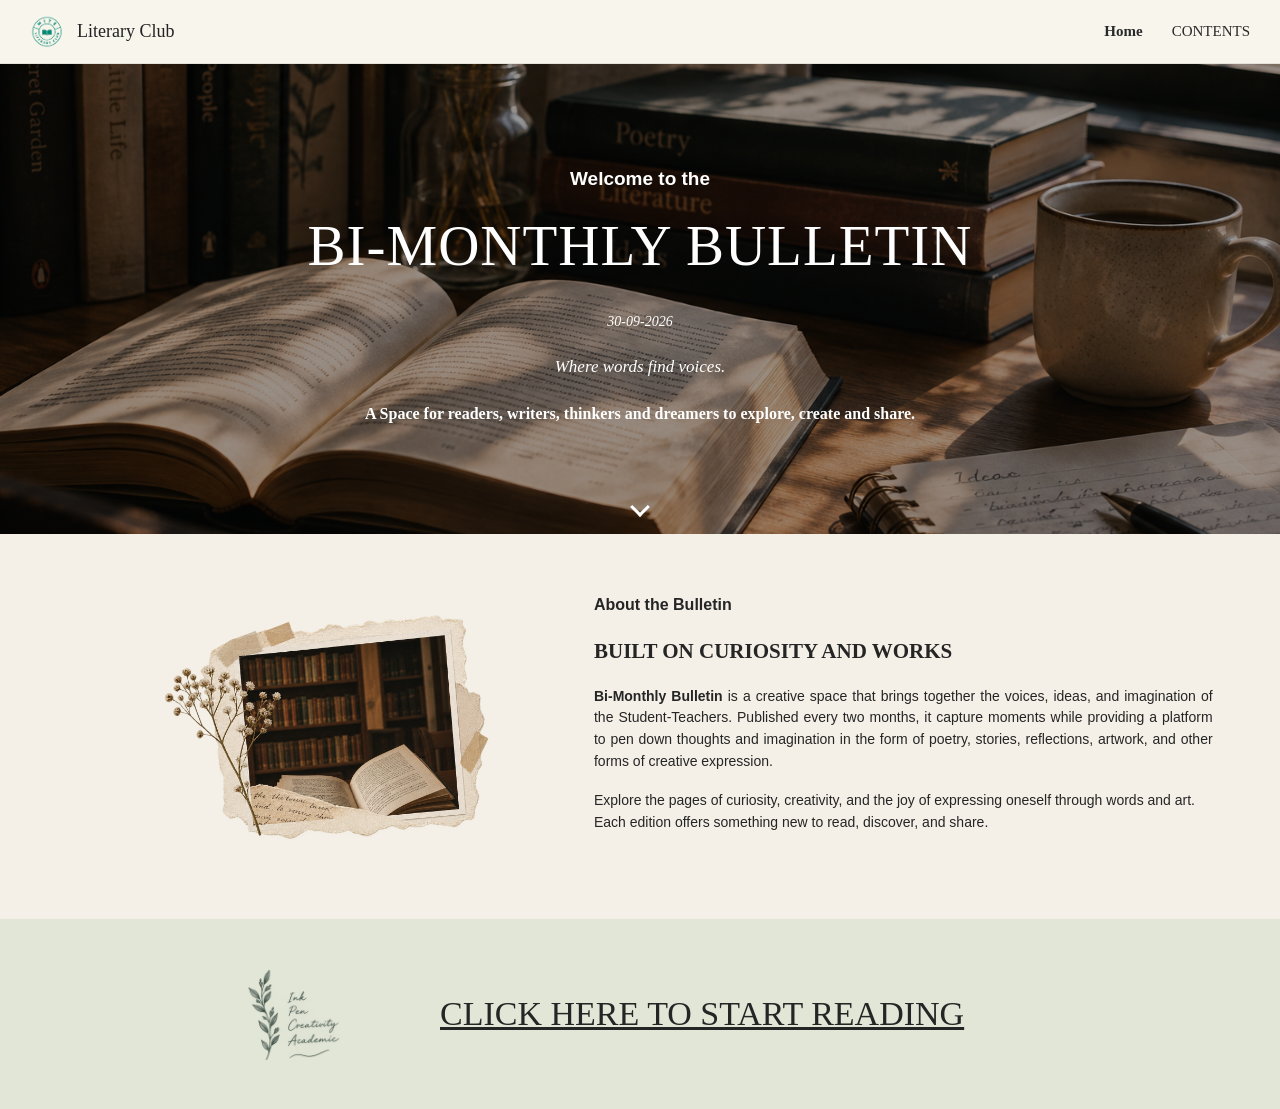
<file: index.html>
<!DOCTYPE html>
<html lang="en">
<head>
<meta charset="UTF-8">
<meta name="viewport" content="width=device-width, initial-scale=1.0">

<title>Literary Club | Bi-Monthly Bulletin</title>

<style>

/* =========================================================
   RESET
========================================================= */

* {
    margin: 0;
    padding: 0;
    box-sizing: border-box;
}

html {
    scroll-behavior: smooth;
}

body {
    background: #f4f0e7;
    color: #252525;
    font-family: Georgia, "Times New Roman", serif;
    overflow-x: hidden;
}


/* =========================================================
   NAVIGATION
========================================================= */

.navbar {
    height: 64px;
    width: 100%;

    display: flex;
    align-items: center;
    justify-content: space-between;

    padding: 0 30px;

    background: #f8f5ed;

    position: relative;
    z-index: 100;

    border-bottom: 1px solid rgba(0,0,0,0.08);
}


/* LEFT */

.nav-left {
    display: flex;
    align-items: center;
    gap: 13px;
}

.nav-logo {
    width: 34px;
    height: 34px;

    object-fit: contain;
}

.nav-brand {
    font-size: 18px;
    color: #222;
}


/* RIGHT */

.nav-menu {
    display: flex;
    align-items: center;
    gap: 29px;
}

.nav-menu a {
    color: #292929;
    text-decoration: none;

    font-size: 15px;

    transition: opacity 0.2s ease;
}

.nav-menu a:hover {
    opacity: 0.55;
}


/* =========================================================
   HERO
========================================================= */

.hero {
    height: 470px;

    position: relative;

    display: flex;
    align-items: center;
    justify-content: center;

    text-align: center;

    color: white;

    background-image:
        linear-gradient(
            rgba(0,0,0,0.40),
            rgba(0,0,0,0.40)
        ),
        url("Home/Banner.png");

    background-size: cover;
    background-position: center;
}


.hero-content {
    width: 90%;
    max-width: 900px;

    margin-top: -5px;
}


.hero-welcome {
    font-family: Arial, sans-serif;

    font-size: 19px;
    font-weight: 600;

    margin-bottom: 27px;
}


.hero-title {
    font-size: clamp(38px, 5vw, 57px);

    font-weight: 500;

    letter-spacing: 1px;

    line-height: 1;

    margin-bottom: 40px;
}


.hero-date {
    font-size: 14px;

    font-style: italic;

    margin-bottom: 27px;
}


.hero-tagline {
    font-size: 17px;

    font-style: italic;

    margin-bottom: 25px;
}


.hero-description {
    font-size: 16px;

    font-weight: 600;

    line-height: 1.5;
}


/* DOWN ARROW */

.hero-arrow {
    position: absolute;

    bottom: 20px;
    left: 50%;

    width: 14px;
    height: 14px;

    border-right: 3px solid white;
    border-bottom: 3px solid white;

    transform: translateX(-50%) rotate(45deg);
}


/* =========================================================
   ABOUT SECTION
========================================================= */

.about {
    background: #f4f0e7;

    padding: 55px 8% 60px;
}


.about-inner {
    max-width: 1120px;

    margin: auto;

    display: grid;

    grid-template-columns: 42% 58%;

    align-items: center;

    gap: 35px;
}


/* IMAGE */

.about-image-container {
    display: flex;

    justify-content: center;
    align-items: center;
}


.about-image {
    width: 390px;
    height: 270px;

    max-width: 100%;

    object-fit: cover;

    /* Slightly irregular paper shape */

    clip-path: polygon(
        3% 7%,
        11% 4%,
        20% 6%,
        30% 3%,
        40% 6%,
        51% 3%,
        62% 6%,
        73% 3%,
        85% 7%,
        95% 5%,
        97% 18%,
        94% 30%,
        98% 43%,
        95% 56%,
        98% 69%,
        94% 82%,
        97% 93%,
        86% 96%,
        75% 93%,
        64% 97%,
        52% 94%,
        41% 97%,
        30% 93%,
        19% 96%,
        8% 92%,
        4% 96%,
        6% 83%,
        2% 70%,
        5% 57%,
        2% 44%,
        5% 31%,
        2% 18%
    );
}


/* TEXT */

.about-text {
    padding-left: 5px;
}


.about-label {
    font-family: Arial, sans-serif;

    font-size: 16px;

    font-weight: 600;

    margin-bottom: 24px;
}


.about-title {
    font-size: 21px;

    text-transform: uppercase;

    font-weight: 600;

    line-height: 1.3;

    margin-bottom: 20px;
}


.about-text p {
    font-family: Arial, Helvetica, sans-serif;

    font-size: 14px;

    line-height: 1.55;

    margin-bottom: 18px;
}


/* =========================================================
   READING SECTION
========================================================= */

.reading {
    min-height: 190px;

    background: #e2e6d7;

    display: flex;

    align-items: center;
    justify-content: center;

    padding: 35px 8%;
}


.reading-inner {
    width: 100%;
    max-width: 1000px;

    display: grid;

    grid-template-columns: 30% 70%;

    align-items: center;
}


/* DECORATION */

.reading-decoration {
    display: flex;

    justify-content: center;
}

.reading-decoration img {
    width: 180px;

    height: auto;

    object-fit: contain;
}


/* LINK */

.reading-link {
    color: #252525;

    font-size: clamp(25px, 3vw, 34px);

    font-weight: 500;

    text-decoration: underline;

    transition: opacity 0.2s ease;
}

.reading-link:hover {
    opacity: 0.55;
}



/* =========================================================
   MOBILE
========================================================= */

@media (max-width: 800px) {

    /* NAV */

    .navbar {
        height: 58px;

        padding: 0 16px;
    }

    .nav-brand {
        font-size: 16px;
    }

    .nav-menu {
        gap: 13px;
    }

    .nav-menu a {
        font-size: 12px;
    }


    /* HERO */

    .hero {
        height: 430px;
    }

    .hero-welcome {
        font-size: 17px;

        margin-bottom: 20px;
    }

    .hero-title {
        font-size: 34px;

        margin-bottom: 28px;
    }

    .hero-date {
        margin-bottom: 22px;
    }

    .hero-tagline {
        font-size: 15px;
    }

    .hero-description {
        font-size: 14px;

        padding: 0 10px;
    }


    /* ABOUT */

    .about {
        padding: 45px 7%;
    }

    .about-inner {
        grid-template-columns: 1fr;

        gap: 25px;
    }

    .about-image {
        width: 100%;

        max-width: 390px;

        height: 245px;
    }

    .about-text {
        padding-left: 0;
    }


    /* READING */

    .reading {
        padding: 40px 7%;
    }

    .reading-inner {
        grid-template-columns: 1fr;

        gap: 25px;

        text-align: center;
    }

    .reading-link {
        font-size: 25px;
    }


/* =========================================================
   SMALL PHONES
========================================================= */

@media (max-width: 450px) {

    .nav-menu a:first-child {
        display: none;
    }

    .hero {
        height: 400px;
    }

    .hero-title {
        font-size: 29px;
    }

    .hero-description {
        font-size: 13px;
    }

    .about-title {
        font-size: 19px;
    }

}

</style>
</head>


<body>


<!-- =====================================================
     NAVIGATION
===================================================== -->

<header class="navbar">

    <div class="nav-left">

        <!-- CHANGE THIS IMAGE -->
        <img
            src="Home/Club logo.png"
            class="nav-logo"
            alt="Literary Club Logo"
        >

        <span class="nav-brand">
            Literary Club
        </span>

    </div>


    <nav class="nav-menu">

        <a href="index.html">
            <strong>Home</strong>
        </a>

        <a href="content/index.html">
            CONTENTS
        </a>

    </nav>

</header>



<!-- =====================================================
     HERO
===================================================== -->

<section class="hero">

    <div class="hero-content">

        <div class="hero-welcome">
            Welcome to the
        </div>

        <h1 class="hero-title">
            BI-MONTHLY BULLETIN
        </h1>

        <div class="hero-date">
            30-09-2026
        </div>

        <div class="hero-tagline">
            Where words find voices.
        </div>

        <div class="hero-description">
            A Space for readers, writers, thinkers and dreamers to explore,
            create and share.
        </div>

    </div>


    <div class="hero-arrow"></div>

</section>



<!-- =====================================================
     ABOUT
===================================================== -->

<section class="about">

    <div class="about-inner">


        <div class="about-image-container">

            <!-- CHANGE THIS IMAGE -->

            <img
                src="Home/About_Us.png"
                class="about-image"
                alt="Books and literature"
            >

        </div>


        <div class="about-text">

            <div class="about-label">
                About the Bulletin
            </div>

            <h2 class="about-title">
                Built on curiosity and works
            </h2>

            <p style="text-align: justify;">
                <strong>Bi-Monthly Bulletin</strong>
                is a creative space that brings together the voices,
                ideas, and imagination of the Student-Teachers. Published every
                two months, it capture moments while providing a platform to pen down
                thoughts and imagination in the form of poetry, stories, reflections,
                artwork, and other forms of creative expression.
            </p>

            <p>
                Explore the pages of curiosity, creativity, and the joy of
                expressing oneself through words and art. Each edition
                offers something new to read, discover, and share.
            </p>

        </div>

    </div>

</section>



<!-- =====================================================
     START READING
===================================================== -->

<section class="reading" id="contents">

    <div class="reading-inner">


        <div class="reading-decoration">

            <!-- CHANGE THIS IMAGE -->

            <img
                src="Home/Home Element 1.png"
                alt=""
            >

        </div>


        <div>

            <!-- CHANGE THIS LINK -->

            <a
                href="content/index.html"
                class="reading-link"
            >
                CLICK HERE TO START READING
            </a>

        </div>

    </div>

</section>


</body>
</html>
</file>
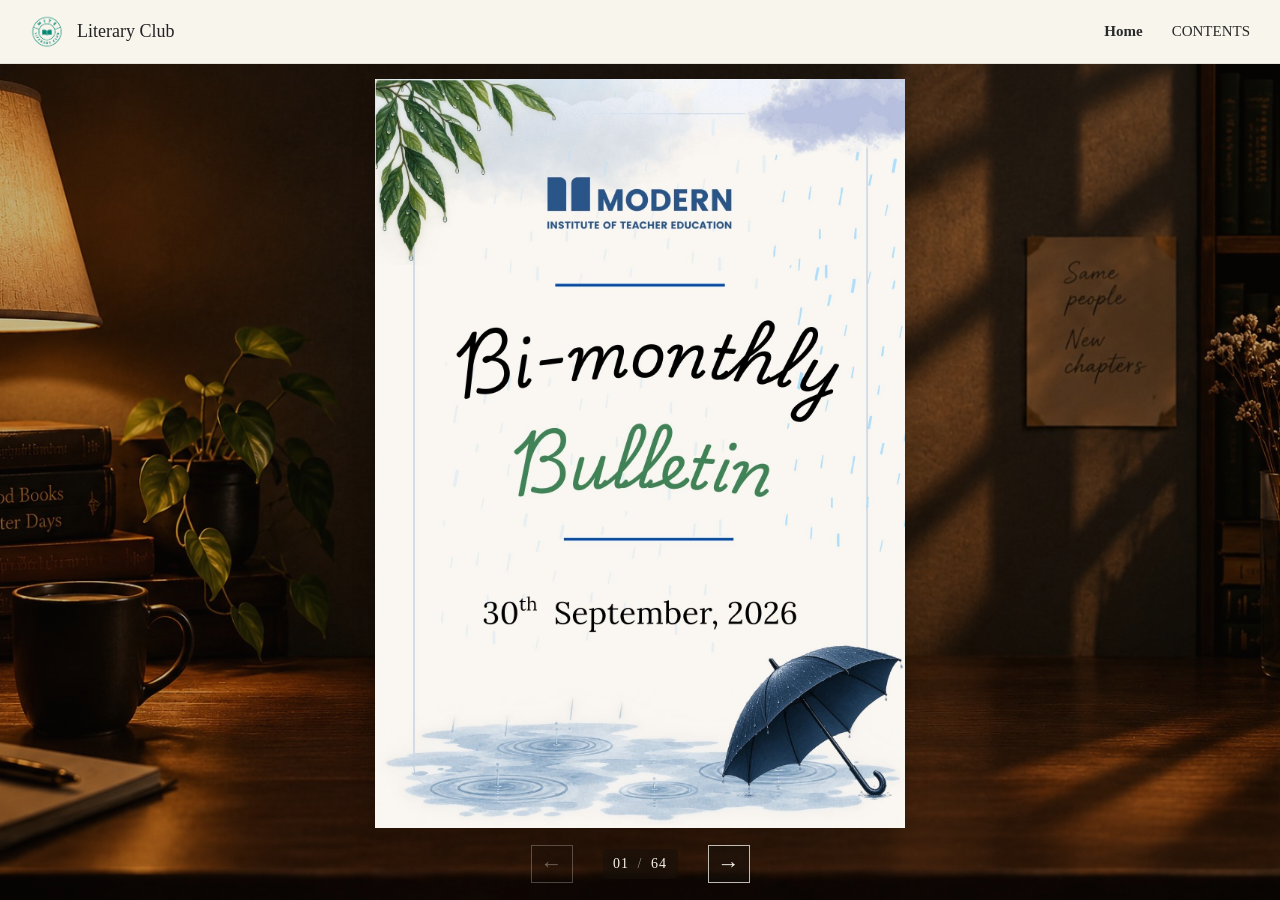
<file: bulletin/index.html>
<!DOCTYPE html>
<html lang="en">

<head>

    <meta charset="UTF-8">

    <meta name="viewport" content="width=device-width, initial-scale=1.0">

    <title>Bulletin | Literary Club</title>

    <link rel="stylesheet" href="style.css">

</head>

<body>


<header class="navbar">

    <div class="nav-left">

        <a href="../index.html" class="brand-link">

            <img
                src="../Home/Club logo.png"
                class="nav-logo"
                alt="Literary Club Logo"
            >

            <span class="nav-brand">
                Literary Club
            </span>

        </a>

    </div>


    <nav class="nav-menu">

        <a href="../index.html">
            <strong>Home</strong>
        </a>

        <a href="../content/index.html">
            CONTENTS
        </a>

    </nav>

</header>



<main class="reader">


    <div class="page-container">

        <img
            id="bulletinPage"
            src=""
            alt="Bulletin Page"
        >

    </div>


    <div class="controls">


        <button
            id="previousButton"
            class="control-button"
            aria-label="Previous page"
        >
            ←
        </button>


        <div class="page-counter">

            <span id="currentPage">
                01
            </span>

            <span class="separator">
                /
            </span>

            <span id="totalPages">
                01
            </span>

        </div>


        <button
            id="nextButton"
            class="control-button"
            aria-label="Next page"
        >
            →
        </button>


    </div>


</main>



<script src="pages.js"></script>

<script>

let currentPageIndex = 0;


const bulletinPage =
    document.getElementById("bulletinPage");

const previousButton =
    document.getElementById("previousButton");

const nextButton =
    document.getElementById("nextButton");

const currentPage =
    document.getElementById("currentPage");

const totalPages =
    document.getElementById("totalPages");



/* =========================================================
   PRELOAD ALL PAGES
========================================================= */

pages.forEach(function(page) {

    const image =
        new Image();

    image.src =
        "pages/" + page;

});



/* =========================================================
   LOAD PAGE
========================================================= */

function loadPage(
    index,
    direction = "next"
) {

    if (pages.length === 0) {
        return;
    }


    if (index < 0) {
        index = 0;
    }

    if (index >= pages.length) {
        index = pages.length - 1;
    }


    currentPageIndex = index;


    const exitClass =
        direction === "next"
            ? "page-exit-left"
            : "page-exit-right";


    const enterClass =
        direction === "next"
            ? "page-enter-right"
            : "page-enter-left";


    bulletinPage.classList.remove(
        "page-enter-left",
        "page-enter-right",
        "page-exit-left",
        "page-exit-right"
    );


    bulletinPage.classList.add(
        exitClass
    );


    setTimeout(() => {

        bulletinPage.src =
            "pages/" +
            pages[currentPageIndex];


        bulletinPage.classList.remove(
            exitClass
        );

        bulletinPage.classList.add(
            enterClass
        );


        void bulletinPage.offsetWidth;


        bulletinPage.classList.remove(
            enterClass
        );


    }, 180);


    const pageNumber =
        currentPageIndex + 1;


    currentPage.textContent =
        String(pageNumber)
            .padStart(2, "0");


    totalPages.textContent =
        String(pages.length)
            .padStart(2, "0");


    previousButton.disabled =
        currentPageIndex === 0;

    nextButton.disabled =
        currentPageIndex ===
        pages.length - 1;


    const newUrl =
        window.location.pathname +
        "?page=" +
        pageNumber;


    window.history.replaceState(
        {},
        "",
        newUrl
    );

}



/* =========================================================
   NEXT PAGE
========================================================= */

function nextPage() {

    if (
        currentPageIndex <
        pages.length - 1
    ) {

        loadPage(
            currentPageIndex + 1,
            "next"
        );

    }

}



/* =========================================================
   PREVIOUS PAGE
========================================================= */

function previousPage() {

    if (
        currentPageIndex > 0
    ) {

        loadPage(
            currentPageIndex - 1,
            "previous"
        );

    }

}



/* =========================================================
   BUTTON EVENTS
========================================================= */

nextButton.addEventListener(
    "click",
    nextPage
);


previousButton.addEventListener(
    "click",
    previousPage
);



/* =========================================================
   KEYBOARD CONTROLS
========================================================= */

document.addEventListener(
    "keydown",
    function(event) {

        if (event.key === "ArrowRight") {
            nextPage();
        }

        if (event.key === "ArrowLeft") {
            previousPage();
        }

    }
);



/* =========================================================
   OPEN SPECIFIC PAGE FROM URL
========================================================= */

function getStartingPage() {

    const urlParams =
        new URLSearchParams(
            window.location.search
        );


    const page =
        parseInt(
            urlParams.get("page")
        );


    if (
        !isNaN(page) &&
        page >= 1 &&
        page <= pages.length
    ) {

        return page - 1;

    }


    return 0;

}



/* =========================================================
   START
========================================================= */

loadPage(
    getStartingPage()
);

</script>


</body>

</html>
</file>
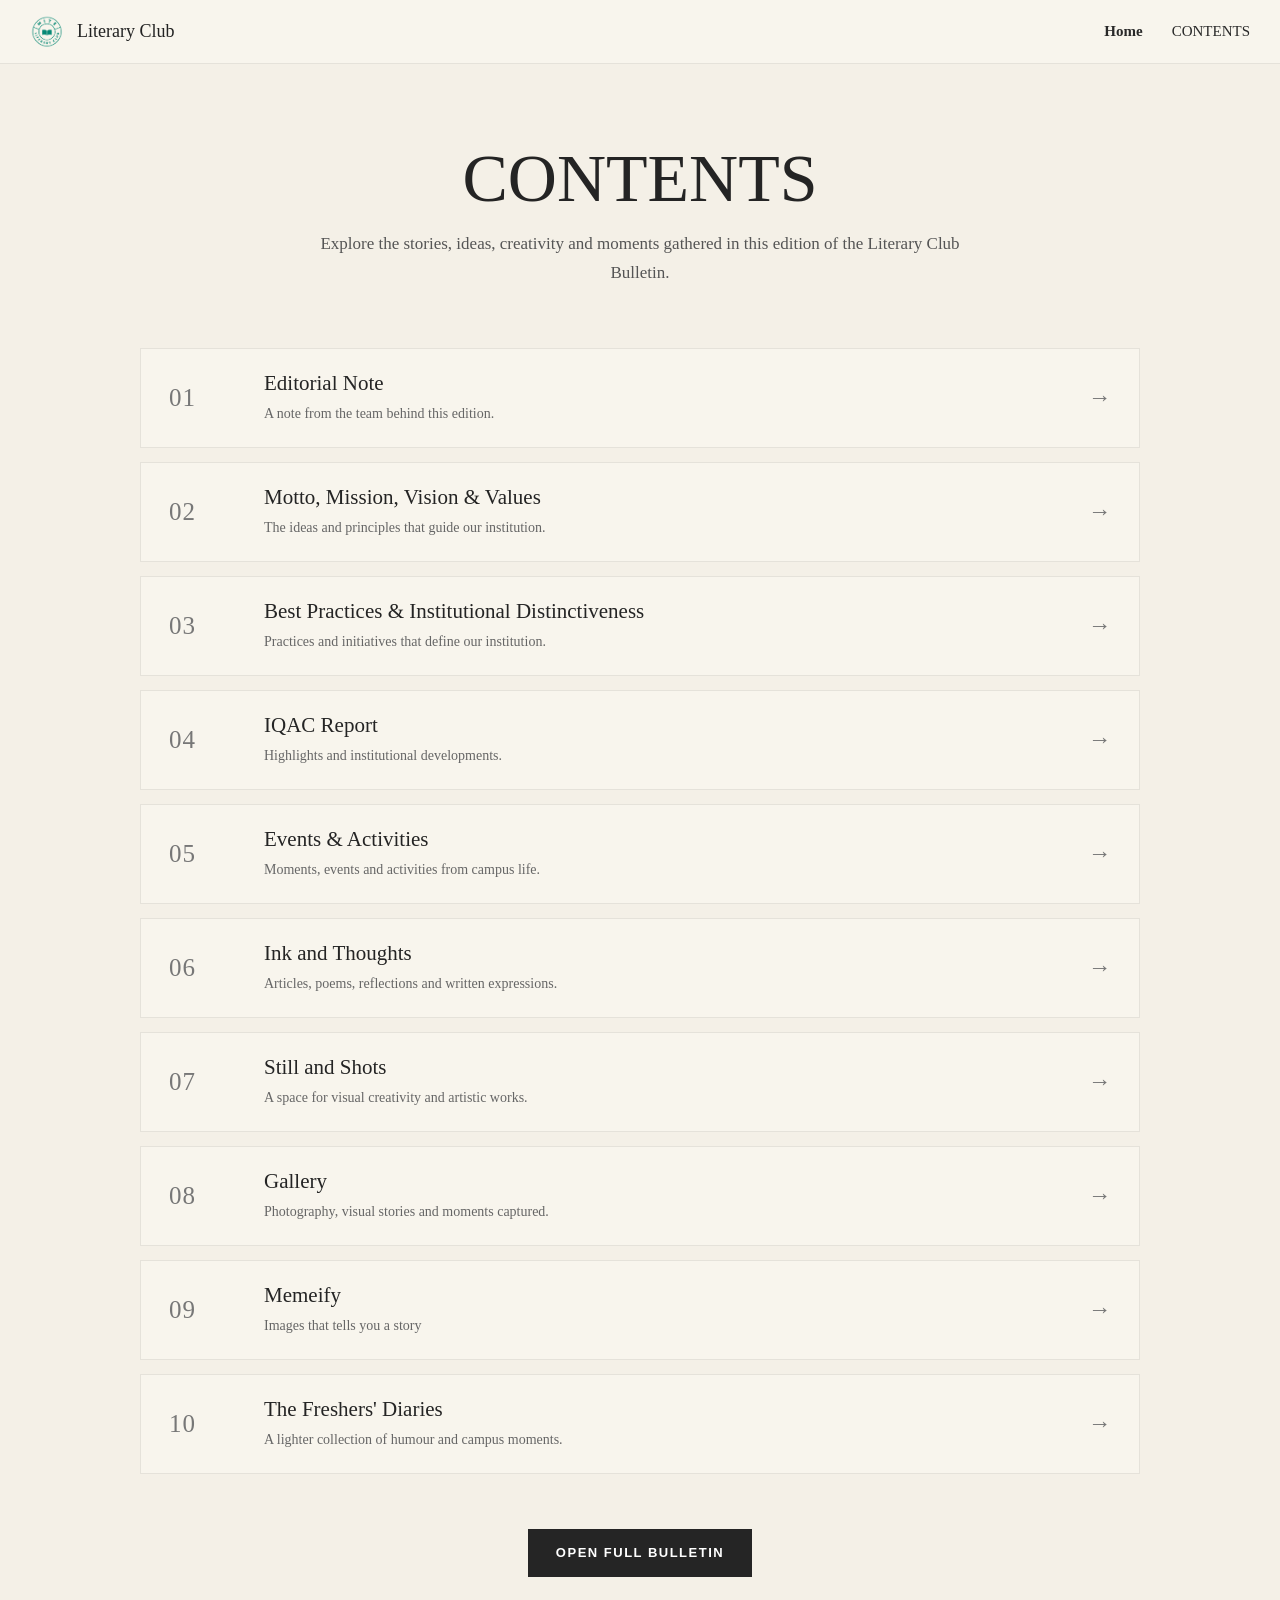
<file: content/index.html>
<!DOCTYPE html>
<html lang="en">

<head>

    <meta charset="UTF-8">

    <meta
        name="viewport"
        content="width=device-width, initial-scale=1.0"
    >

    <title>Literary Club — Contents</title>


    <style>

        /* =====================================================
           RESET
        ===================================================== */

        * {
            margin: 0;
            padding: 0;
            box-sizing: border-box;
        }


        html,
        body {
            width: 100%;
            min-height: 100%;
        }


        body {

            background: #f4f0e7;

            color: #242424;

            font-family:
                Georgia,
                "Times New Roman",
                serif;
        }



        /* =====================================================
           NAVBAR
        ===================================================== */

        .navbar {

            height: 64px;

            width: 100%;

            display: flex;

            align-items: center;

            justify-content: space-between;

            padding: 0 30px;

            background: #f8f5ed;

            border-bottom:
                1px solid rgba(0, 0, 0, 0.08);
        }


        .nav-left {

            display: flex;

            align-items: center;
        }


        .brand-link {

            display: flex;

            align-items: center;

            gap: 13px;

            text-decoration: none;

            color: #222;
        }


        .nav-logo {

            width: 34px;

            height: 34px;

            object-fit: contain;
        }


        .nav-brand {

            font-size: 18px;
        }


        .nav-menu {

            display: flex;

            align-items: center;

            gap: 29px;
        }


        .nav-menu a {

            color: #292929;

            text-decoration: none;

            font-size: 15px;

            transition:
                opacity 0.2s ease;
        }


        .nav-menu a:hover {

            opacity: 0.55;
        }



        /* =====================================================
           HERO
        ===================================================== */

        .hero {

            width: 100%;

            padding:
                80px 30px 60px;

            text-align: center;
        }


        .hero-small {

            font-family: Arial, sans-serif;

            font-size: 13px;

            font-weight: bold;

            letter-spacing: 3px;

            margin-bottom: 14px;

            color: #666;
        }


        .hero h1 {

            font-size: clamp(38px, 6vw, 68px);

            font-weight: normal;

            line-height: 1;

            margin-bottom: 18px;
        }


        .hero p {

            max-width: 650px;

            margin: 0 auto;

            font-size: 17px;

            line-height: 1.7;

            color: #555;
        }



        /* =====================================================
           CONTENTS
        ===================================================== */

        .contents {

            width: min(1000px, 90%);

            margin: 0 auto;

            padding-bottom: 80px;
        }


        .contents-list {

            display: flex;

            flex-direction: column;

            gap: 14px;
        }


        .contents-item {

            display: grid;

            grid-template-columns:
                70px 1fr auto;

            align-items: center;

            gap: 25px;

            min-height: 100px;

            padding:
                22px 28px;

            background: #f8f5ed;

            border:
                1px solid rgba(0, 0, 0, 0.08);

            text-decoration: none;

            color: #242424;

            transition:
                transform 0.2s ease,
                background 0.2s ease,
                box-shadow 0.2s ease;
        }


        .contents-item:hover {

            transform: translateY(-2px);

            background: #fffdf8;

            box-shadow:
                0 6px 18px
                rgba(0, 0, 0, 0.08);
        }


        .contents-number {

            font-size: 25px;

            color: #777;

            letter-spacing: 1px;
        }


        .contents-text h2 {

            font-size: 21px;

            font-weight: normal;

            margin-bottom: 7px;
        }


        .contents-text p {

            font-size: 14px;

            line-height: 1.5;

            color: #666;
        }


        .contents-arrow {

            font-size: 23px;

            color: #777;

            transition:
                transform 0.2s ease;
        }


        .contents-item:hover
        .contents-arrow {

            transform: translateX(4px);
        }



        /* =====================================================
           DISABLED CONTENT ITEMS
        ===================================================== */

        .contents-item.disabled {

            cursor: default;
        }


        .contents-item.disabled:hover {

            transform: none;

            background: #f8f5ed;

            box-shadow: none;
        }


        .contents-item.disabled
        .contents-arrow {

            opacity: 0.35;
        }



        /* =====================================================
           BULLETIN BUTTON
        ===================================================== */

        .bulletin-button-wrap {

            display: flex;

            justify-content: center;

            margin-top: 55px;
        }


        .bulletin-link {

            display: inline-flex;

            align-items: center;

            justify-content: center;

            min-height: 48px;

            padding:
                0 28px;

            background: #252525;

            color: white;

            text-decoration: none;

            font-family: Arial, sans-serif;

            font-size: 13px;

            font-weight: bold;

            letter-spacing: 1.5px;

            transition:
                background 0.2s ease,
                transform 0.2s ease;
        }


        .bulletin-link:hover {

            background: #444;

            transform: translateY(-2px);
        }



        /* =====================================================
           TABLET
        ===================================================== */

        @media (max-width: 800px) {

            .navbar {

                height: 58px;

                padding:
                    0 18px;
            }


            .nav-brand {

                font-size: 16px;
            }


            .nav-menu {

                gap: 16px;
            }


            .nav-menu a {

                font-size: 12px;
            }


            .hero {

                padding:
                    60px 25px 45px;
            }


            .hero p {

                font-size: 15px;
            }


            .contents {

                width: 92%;

                padding-bottom: 60px;
            }


            .contents-item {

                grid-template-columns:
                    50px 1fr auto;

                gap: 18px;

                padding:
                    20px;
            }


            .contents-number {

                font-size: 21px;
            }


            .contents-text h2 {

                font-size: 18px;
            }


            .contents-text p {

                font-size: 13px;
            }





        /* =====================================================
           SMALL PHONES
        ===================================================== */

        @media (max-width: 450px) {

            .navbar {

                padding:
                    0 14px;
            }


            .nav-menu {

                gap: 14px;
            }


            .nav-menu a:first-child {

                display: none;
            }


            .nav-brand {

                font-size: 15px;
            }


            .hero {

                padding:
                    50px 20px 40px;
            }


            .hero-small {

                font-size: 11px;

                letter-spacing: 2px;
            }


            .hero h1 {

                font-size: 39px;
            }


            .hero p {

                font-size: 14px;

                line-height: 1.6;
            }


            .contents {

                width: 94%;
            }


            .contents-item {

                grid-template-columns:
                    42px 1fr;

                gap: 14px;

                padding:
                    18px;
            }


            .contents-number {

                font-size: 18px;
            }


            .contents-text h2 {

                font-size: 17px;

                margin-bottom: 5px;
            }


            .contents-text p {

                font-size: 12px;
            }


            .contents-arrow {

                display: none;
            }


            .bulletin-button-wrap {

                margin-top: 40px;
            }


            .bulletin-link {

                width: 100%;

                max-width: 300px;
            }


    </style>

</head>



<body>


    <!-- =====================================================
         NAVIGATION
    ====================================================== -->

    <header class="navbar">


        <div class="nav-left">

            <a
                href="../index.html"
                class="brand-link"
            >

                <img
                    src="../Home/Club logo.png"
                    class="nav-logo"
                    alt="Literary Club Logo"
                >

                <span class="nav-brand">
                    Literary Club
                </span>

            </a>

        </div>


        <nav class="nav-menu">

            <a href="../index.html">
                <strong>Home</strong>
            </a>

            <a href="index.html">
                CONTENTS
            </a>

        </nav>


    </header>



    <!-- =====================================================
         HERO
    ====================================================== -->

    <section class="hero">

        
        </div>

        <h1>
            CONTENTS
        </h1>

        <p>
            Explore the stories, ideas, creativity and
            moments gathered in this edition of the
            Literary Club Bulletin.
        </p>

    </section>



    <!-- =====================================================
         CONTENTS LIST
    ====================================================== -->

    <main class="contents">


        <div class="contents-list">


            <!-- 01 -->

            <a
                href="../bulletin/index.html?page=3"
                class="contents-item"
            >

                <div class="contents-number">
                    01
                </div>

                <div class="contents-text">

                    <h2>
                        Editorial Note
                    </h2>

                    <p>
                        A note from the team behind this edition.
                    </p>

                </div>

                <div class="contents-arrow">
                    →
                </div>

            </a>



            <!-- 02 -->

            <a
                href="../bulletin/index.html?page=4"
                class="contents-item"
            >

                <div class="contents-number">
                    02
                </div>

                <div class="contents-text">

                    <h2>
                        Motto, Mission, Vision &amp; Values
                    </h2>

                    <p>
                        The ideas and principles that guide our institution.
                    </p>

                </div>

                <div class="contents-arrow">
                    →
                </div>

            </a>



            <!-- 03 -->

            <a
                href="../bulletin/index.html?page=5"
                class="contents-item"
            >

                <div class="contents-number">
                    03
                </div>

                <div class="contents-text">

                    <h2>
                        Best Practices &amp; Institutional Distinctiveness
                    </h2>

                    <p>
                        Practices and initiatives that define our institution.
                    </p>

                </div>

                <div class="contents-arrow">
                    →
                </div>

            </a>



            <!-- 04 -->

            <a
                href="../bulletin/index.html?page=6"
                class="contents-item"
            >

                <div class="contents-number">
                    04
                </div>

                <div class="contents-text">

                    <h2>
                        IQAC Report
                    </h2>

                    <p>
                        Highlights and institutional developments.
                    </p>

                </div>

                <div class="contents-arrow">
                    →
                </div>

            </a>



            <!-- 05 -->

            <a
                href="../bulletin/index.html?page=08"
                class="contents-item"
            >

                <div class="contents-number">
                    05
                </div>

                <div class="contents-text">

                    <h2>
                        Events &amp; Activities
                    </h2>

                    <p>
                        Moments, events and activities from campus life.
                    </p>

                </div>

                <div class="contents-arrow">
                    →
                </div>

            </a>



            <!-- 06 -->

            <a
                href="../bulletin/index.html?page=25"
                class="contents-item"
            >

                <div class="contents-number">
                    06
                </div>

                <div class="contents-text">

                    <h2>
                        Ink and Thoughts
                    </h2>

                    <p>
                        Articles, poems, reflections and written expressions.
                    </p>

                </div>

                <div class="contents-arrow">
                    →
                </div>

            </a>



            <!-- 07 -->

            <a
                href="../bulletin/index.html?page=41"
                class="contents-item"
            >

                <div class="contents-number">
                    07
                </div>

                <div class="contents-text">

                    <h2>
                        Still and Shots
                    </h2>

                    <p>
                        A space for visual creativity and artistic works.
                    </p>

                </div>

                <div class="contents-arrow">
                    →
                </div>

            </a>



            <!-- 08 -->

            <a
                href="../bulletin/index.html?page=48"
                class="contents-item"
            >

                <div class="contents-number">
                    08
                </div>

                <div class="contents-text">

                    <h2>
                        Gallery
                    </h2>

                    <p>
                        Photography, visual stories and moments captured.
                    </p>

                </div>

                <div class="contents-arrow">
                    →
                </div>

            </a>



            <!-- 09 -->

            <a
                href="../bulletin/index.html?page=53"
                class="contents-item"
            >

                <div class="contents-number">
                    09
                </div>

                <div class="contents-text">

                    <h2>
                        Memeify
                    </h2>

                    <p>
                        Images that tells you a story
                    </p>

                </div>

                <div class="contents-arrow">
                    →
                </div>

            </a>



            <!-- 10 -->

            <a
                href="../bulletin/index.html?page=56"
                class="contents-item"
            >

                <div class="contents-number">
                    10
                </div>

                <div class="contents-text">

                    <h2>
                        The Freshers' Diaries
                    </h2>

                    <p>
                        A lighter collection of humour and campus moments.
                    </p>

                </div>

                <div class="contents-arrow">
                    →
                </div>

            </a>
            


        </div>



        <!-- =================================================
             OPEN FULL BULLETIN
        ================================================== -->

        <div class="bulletin-button-wrap">

            <a
                href="../bulletin/index.html"
                class="bulletin-link"
            >
                OPEN FULL BULLETIN
            </a>

        </div>


    </main>


</body>

</html>
</file>
<file: bulletin/style.css>
/* =========================================================
   RESET
========================================================= */

* {
    margin: 0;
    padding: 0;
    box-sizing: border-box;
}

html,
body {
    width: 100%;
    height: 100%;
}

body {
    background:
        linear-gradient(
            rgba(20, 15, 10, 0.25),
            rgba(20, 15, 10, 0.25)
        ),
        url("background.jpg") center center / cover no-repeat fixed;

    color: #252525;

    font-family:
        Georgia,
        "Times New Roman",
        serif;

    overflow: hidden;
}


/* =========================================================
   NAVIGATION
========================================================= */

.navbar {
    height: 64px;
    width: 100%;

    display: flex;
    align-items: center;
    justify-content: space-between;

    padding: 0 30px;

    background: #f8f5ed;

    border-bottom: 1px solid rgba(0, 0, 0, 0.08);

    position: relative;
    z-index: 10;
}

.nav-left {
    display: flex;
    align-items: center;
}

.brand-link {
    display: flex;
    align-items: center;
    gap: 13px;

    text-decoration: none;
    color: #222;
}

.nav-logo {
    width: 34px;
    height: 34px;

    object-fit: contain;
}

.nav-brand {
    font-size: 18px;
}


/* =========================================================
   NAVIGATION RIGHT
========================================================= */

.nav-menu {
    display: flex;
    align-items: center;
    gap: 29px;
}

.nav-menu a {
    color: #292929;

    text-decoration: none;

    font-size: 15px;

    transition: opacity 0.2s ease;
}

.nav-menu a:hover {
    opacity: 0.55;
}


/* =========================================================
   READER
========================================================= */

.reader {
    width: 100%;
    height: calc(100vh - 64px);

    display: flex;
    flex-direction: column;

    align-items: center;
    justify-content: center;

    padding: 15px 20px 12px;

    gap: 12px;
}


/* =========================================================
   PAGE CONTAINER
========================================================= */

.page-container {
    width: 100%;
    flex: 1;

    min-height: 0;

    display: flex;
    align-items: center;
    justify-content: center;

    overflow: hidden;
}


/* =========================================================
   BULLETIN PAGE
========================================================= */

.page-container img {
    display: block;

    width: auto;
    height: auto;

    max-width: 100%;
    max-height: 100%;

    object-fit: contain;

    background: white;

    box-shadow:
        0 5px 22px rgba(0, 0, 0, 0.18);

    transition:
        opacity 0.35s ease,
        transform 0.35s ease;
}


/* =========================================================
   EDITORIAL PAGE TRANSITION
========================================================= */

.page-container img.page-exit-left {
    opacity: 0;

    transform:
        translateX(-24px)
        scale(0.985);
}

.page-container img.page-exit-right {
    opacity: 0;

    transform:
        translateX(24px)
        scale(0.985);
}

.page-container img.page-enter-left {
    opacity: 0;

    transform:
        translateX(-24px)
        scale(0.985);
}

.page-container img.page-enter-right {
    opacity: 0;

    transform:
        translateX(24px)
        scale(0.985);
}


/* =========================================================
   CONTROLS
========================================================= */

.controls {
    flex-shrink: 0;

    height: 48px;

    display: flex;

    align-items: center;
    justify-content: center;

    gap: 30px;
}

.control-button {
    width: 42px;
    height: 38px;

    border: 1px solid rgba(248, 245, 237, 0.75);

    background: rgba(20, 15, 10, 0.55);
    color: #f8f5ed;

    font-family:
        Georgia,
        "Times New Roman",
        serif;

    font-size: 22px;

    cursor: pointer;

    display: flex;
    align-items: center;
    justify-content: center;

    padding: 0;

    transition:
        background 0.2s ease,
        color 0.2s ease,
        border-color 0.2s ease;
}

.control-button:hover:not(:disabled) {
    background: #f8f5ed;
    color: #252525;

    border-color: #f8f5ed;
}

.control-button:disabled {
    opacity: 0.35;
    cursor: default;
}


/* =========================================================
   PAGE COUNTER
========================================================= */

.page-counter {
    min-width: 75px;

    text-align: center;

    font-size: 14px;

    letter-spacing: 1px;

    color: #f8f5ed;

    background: rgba(20, 15, 10, 0.55);

    padding: 7px 10px;

    border-radius: 4px;
}

.separator {
    margin: 0 4px;

    color: rgba(248, 245, 237, 0.55);
}


/* =========================================================
   MOBILE PAGE FIT
========================================================= */

@media (max-width: 800px) {

    .navbar {
        height: 58px;

        padding: 0 14px;
    }


    .nav-brand {
        font-size: 16px;
    }


    .nav-menu {
        gap: 14px;
    }


    .nav-menu a {
        font-size: 12px;
    }


    .reader {
        height: calc(100dvh - 58px);

        width: 100%;

        padding: 6px;

        display: flex;
        flex-direction: column;

        gap: 8px;

        overflow: hidden;
    }


    .page-container {
        width: 100%;

        height: calc(100dvh - 122px);

        flex: none;

        display: flex;

        align-items: center;
        justify-content: center;

        overflow: hidden;
    }


    .page-container img {
        display: block;

        width: auto;
        height: auto;

        max-width: 100%;
        max-height: 100%;

        object-fit: contain;
    }


    .controls {
        width: 100%;

        height: 48px;

        flex-shrink: 0;

        display: flex;

        align-items: center;
        justify-content: center;

        gap: 24px;

        position: static;
    }


    .control-button {
        width: 48px;
        height: 40px;

        flex-shrink: 0;

        display: flex;

        align-items: center;
        justify-content: center;

        padding: 0;

        font-size: 22px;

        border: 1px solid rgba(248, 245, 237, 0.75);

        background: rgba(20, 15, 10, 0.55);

        color: #f8f5ed;

        border-radius: 5px;

        touch-action: manipulation;
    }


    .page-counter {
        min-width: 65px;

        font-size: 13px;

        text-align: center;

        color: #f8f5ed;

        background: rgba(20, 15, 10, 0.55);

        padding: 6px 8px;

        border-radius: 4px;
    }

}


/* =========================================================
   SMALL PHONES
========================================================= */

@media (max-width: 450px) {

    .nav-menu a:first-child {
        display: none;
    }


    .nav-brand {
        font-size: 15px;
    }


    .reader {
        height: calc(100dvh - 58px);

        padding: 4px;

        gap: 5px;
    }


    .page-container {
        height: calc(100dvh - 110px);

        width: 100%;
    }


    .page-container img {
        max-width: 100%;
        max-height: 100%;
    }


    .controls {
        height: 46px;

        gap: 18px;
    }


    .control-button {
        width: 46px;
        height: 38px;

        font-size: 21px;
    }


    .page-counter {
        min-width: 60px;

        font-size: 12px;

        padding: 6px 8px;
    }

}


/* =========================================================
   PHONE LANDSCAPE
========================================================= */

@media (max-width: 800px) and (orientation: landscape) {

    .reader {
        height: calc(100dvh - 58px);

        padding: 4px 8px;

        gap: 0;
    }


    .page-container {
        width: 100%;

        height: calc(100dvh - 62px);

        flex: none;
    }


    .controls {
        position: fixed;

        top: 50%;
        left: 0;

        width: 100%;
        height: 0;

        transform: translateY(-50%);

        display: flex;

        align-items: center;
        justify-content: space-between;

        padding: 0 8px;

        gap: 0;

        pointer-events: none;

        z-index: 20;
    }


    .control-button {
        width: 42px;
        height: 38px;

        pointer-events: auto;

        border-radius: 5px;

        font-size: 20px;
    }


    .page-counter {
        position: absolute;

        left: 50%;

        transform: translateX(-50%);

        min-width: 60px;

        padding: 5px 7px;

        font-size: 12px;

        border-radius: 4px;
    }

}
</file>
